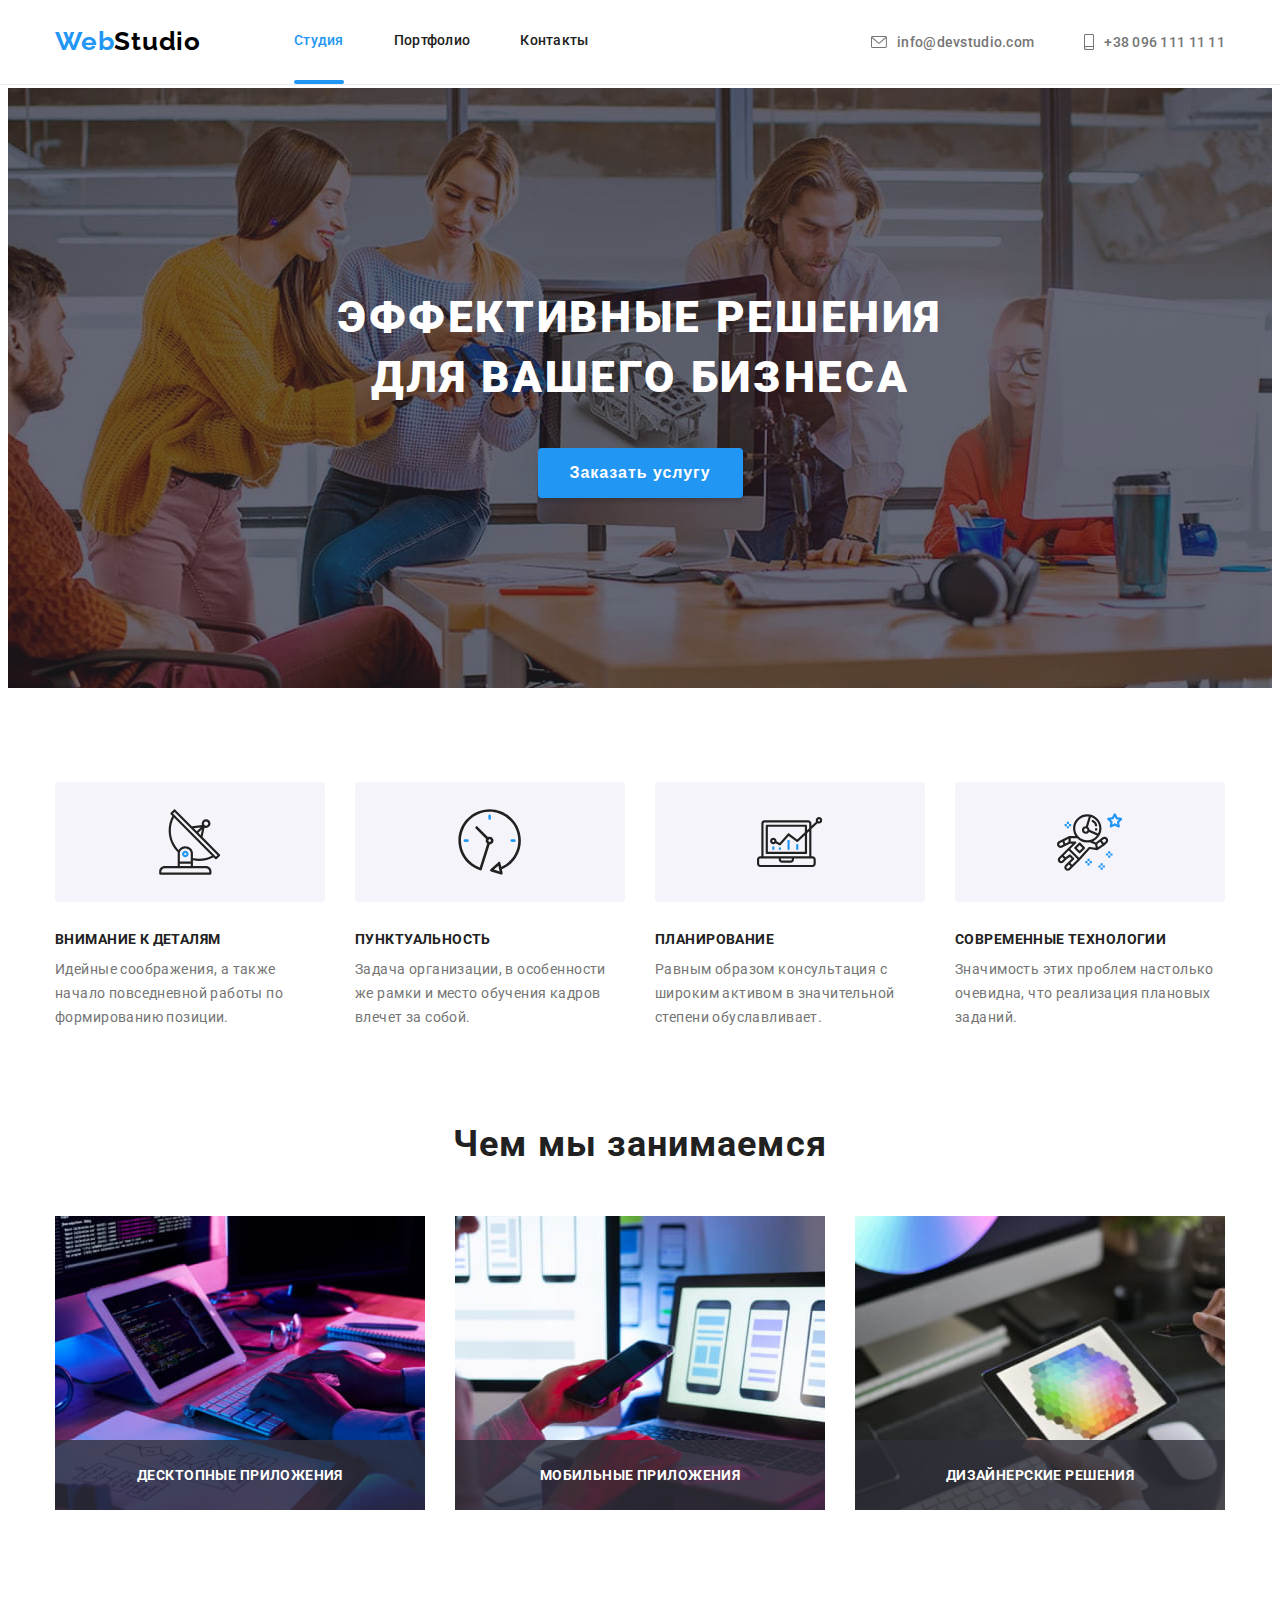
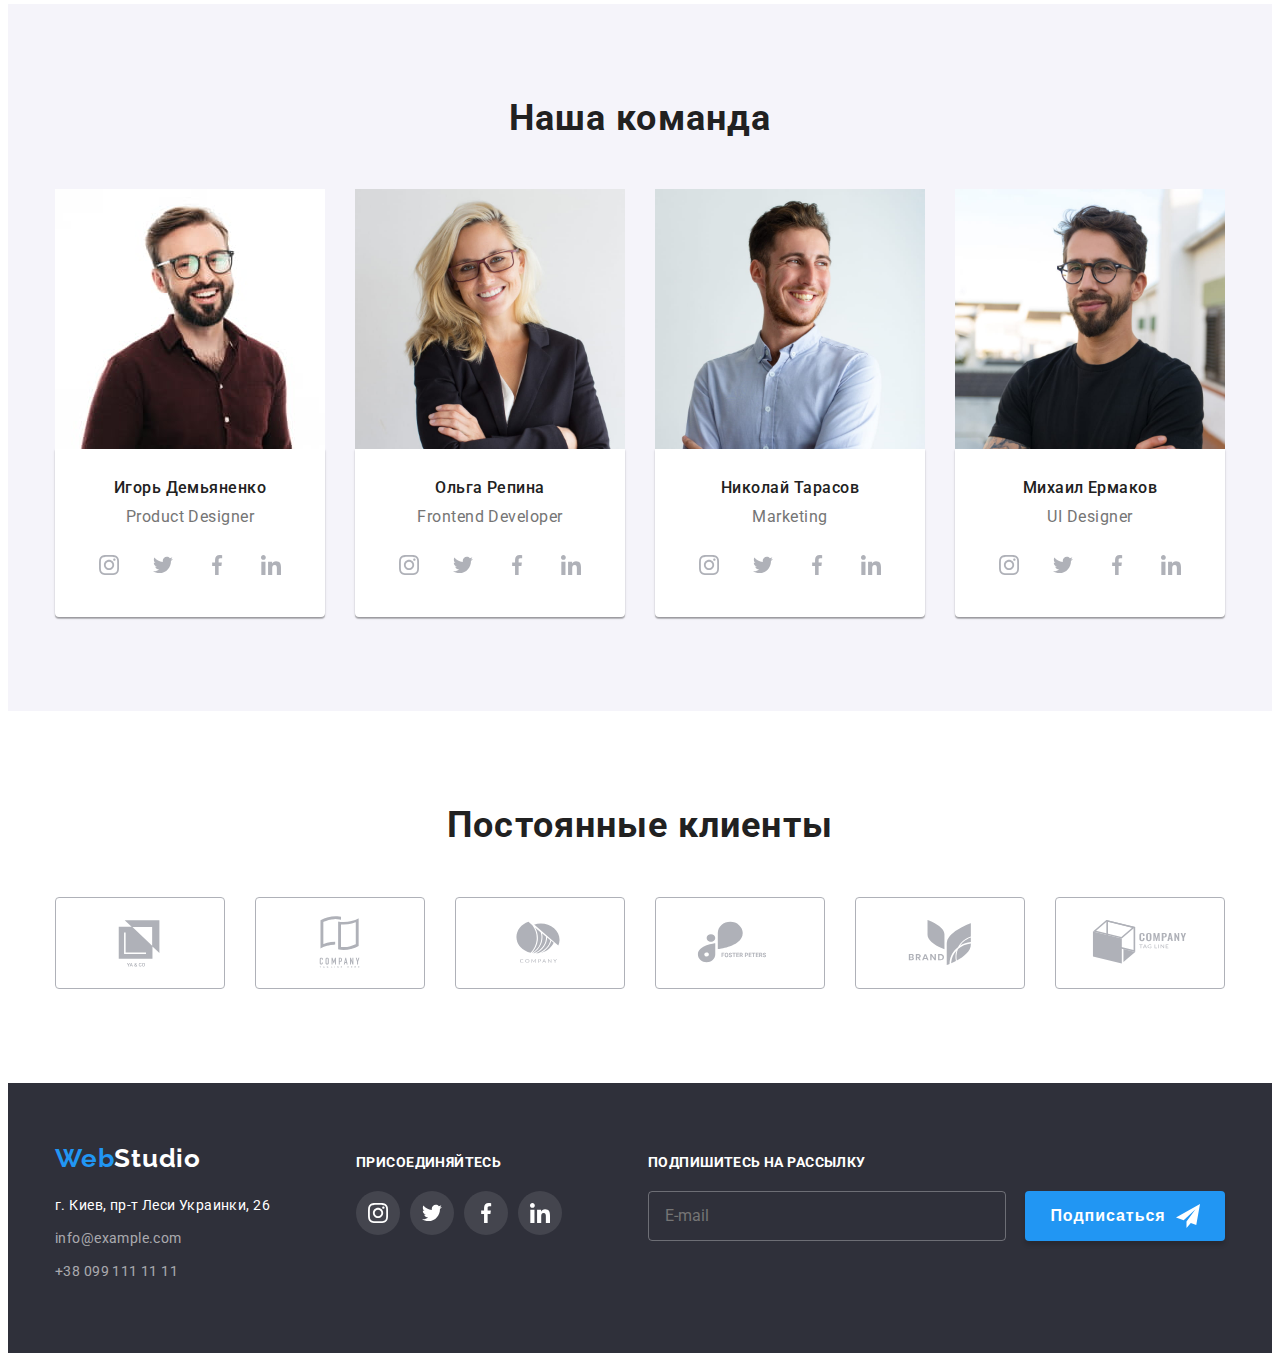
<file: index.html>
<!DOCTYPE html>
<html lang="ru">
  <head>
    <meta charset="UTF-8" />
    <meta name="viewport" content="width=device-width, initial-scale=1.0" />
    <title>WebStudio</title>

    <link
      rel="stylesheet"
      href="https://cdnjs.cloudflare.com/ajax/libs/modern-normalize/1.0.0/modern-normalize.min.css"
      integrity="sha512-ISS7cAi1PEhQ8jnbJpJZMd29NlhNj4AWYyLOSp2CE/CsHxTCu+r+t0D2yoJudVrd0/8fTVPUVDzY5Tvli75u/g=="
      crossorigin="anonymous"
    />

    <link rel="preconnect" href="https://fonts.gstatic.com" />
    <link
      href="https://fonts.googleapis.com/css2?family=Raleway:wght@700&family=Roboto:wght@400;500;700;900&display=swap"
      rel="stylesheet"
    />
    <link rel="stylesheet" href="./css/style.css" />
  </head>

  <body>
    <!--Шапка сайта-->
    <header class="header">
      <div class="container">
        <a href="./index.html" class="logo link"
          ><span class="logo web">Web</span>Studio</a
        >

        <nav>
          <ul class="site-nav list">
            <li class="item active-menu">
              <a class="link" href="">Студия</a>
            </li>
            <li class="item">
              <a class="link" href="./portfolio.html">Портфолио</a>
            </li>

            <li class="item"><a class="link" href="">Контакты</a></li>
          </ul>
        </nav>

        <ul class="contact list">
          <li class="item">
            <a class="link icon-envelope" href="mailto:info@devstudio.com">
              <svg class="icon">
                <use href="./images/icons.svg#icon-envelope"></use>
              </svg>
              info@devstudio.com</a
            >
          </li>
          <li class="item">
            <a class="link icon-phone" href="tel:+380961111111">
              <svg class="icon">
                <use href="./images/icons.svg#icon-smartphone"></use>
              </svg>
              +38 096 111 11 11</a
            >
          </li>
        </ul>
      </div>
    </header>

    <main>
      <!--Герой-->
      <section class="hero">
        <div class="container">
          <h1 class="hero-title">Эффективные решения для вашего бизнеса</h1>

          <button class="button" type="button" data-modal-open>
            Заказать услугу
          </button>
        </div>
      </section>

      <section class="features">
        <div class="container">
          <h2 class="visually-hidden">Наши преимущества</h2>
          <ul class="list">
            <li class="item">
              <div class="icon-antenna">
                <svg class="icon">
                  <use href="./images/icons.svg#icon-antenna"></use>
                </svg>
              </div>

              <h3 class="title">Внимание к деталям</h3>
              <p>
                Идейные соображения, а также начало повседневной работы по
                формированию позиции.
              </p>
            </li>
            <li class="item">
              <div class="icon-antenna">
                <svg class="icon">
                  <use href="./images/icons.svg#icon-clock"></use>
                </svg>
              </div>
              <h3 class="title">Пунктуальность</h3>
              <p>
                Задача организации, в особенности же рамки и место обучения
                кадров влечет за собой.
              </p>
            </li>
            <li class="item">
              <div class="icon-antenna">
                <svg class="icon">
                  <use href="./images/icons.svg#icon-diagram"></use>
                </svg>
              </div>
              <h3 class="title">Планирование</h3>
              <p>
                Равным образом консультация с широким активом в значительной
                степени обуславливает.
              </p>
            </li>
            <li class="item">
              <div class="icon-antenna">
                <svg class="icon">
                  <use href="./images/icons.svg#icon-astronaut"></use>
                </svg>
              </div>
              <h3 class="title">Современные технологии</h3>
              <p>
                Значимость этих проблем настолько очевидна, что реализация
                плановых заданий.
              </p>
            </li>
          </ul>
        </div>
      </section>

      <section class="occupation">
        <div class="container">
          <h2 class="title">Чем мы занимаемся</h2>

          <ul class="list occupation-list">
            <li class="occupation-item">
              <img src="./images/box-1.jpg" alt="" width="370" />
              <p>Десктопные приложения</p>
            </li>
            <li class="occupation-item">
              <img src="./images/box-2.jpg" alt="" width="370" />
              <p>Мобильные приложения</p>
            </li>
            <li class="occupation-item">
              <img src="./images/box-3.jpg" alt="" width="370" />
              <p>Дизайнерские решения</p>
            </li>
          </ul>
        </div>
      </section>

      <section class="team">
        <div class="container">
          <h2 class="title">Наша команда</h2>
          <ul class="list">
            <li class="item">
              <img
                src="./images/team/img-1.jpg"
                alt=""
                width="270"
                height="260"
              />
              <div class="card">
                <h3 class="title">Игорь Демьяненко</h3>
                <p lang="en">Product Designer</p>

                <ul class="list social-icons">
                  <li class="social-icons-item">
                    <a
                      href=""
                      class="social-icons-link"
                      rel="noopener noreferrer"
                    >
                      <svg class="icon">
                        <use href="./images/icons.svg#icon-instagram"></use>
                      </svg>
                    </a>
                  </li>
                  <li class="social-icons-item">
                    <a
                      href=""
                      class="social-icons-link"
                      rel="noopener noreferrer"
                    >
                      <svg class="icon">
                        <use href="./images/icons.svg#icon-twitter"></use>
                      </svg>
                    </a>
                  </li>
                  <li class="social-icons-item">
                    <a
                      href=""
                      class="social-icons-link"
                      rel="noopener noreferrer"
                    >
                      <svg class="icon">
                        <use href="./images/icons.svg#icon-facebook"></use>
                      </svg>
                    </a>
                  </li>
                  <li class="social-icons-item">
                    <a
                      href=""
                      class="social-icons-link"
                      rel="noopener noreferrer"
                    >
                      <svg class="icon">
                        <use href="./images/icons.svg#icon-linkedin"></use>
                      </svg>
                    </a>
                  </li>
                </ul>
              </div>
            </li>

            <li class="item">
              <img
                src="./images/team/img-2.jpg"
                alt=""
                width="270"
                height="260"
              />
              <div class="card">
                <h3 class="title">Ольга Репина</h3>
                <p lang="en">Frontend Developer</p>
                <ul class="list social-icons">
                  <li class="social-icons-item">
                    <a
                      href=""
                      class="social-icons-link"
                      rel="noopener noreferrer"
                    >
                      <svg class="icon">
                        <use href="./images/icons.svg#icon-instagram"></use>
                      </svg>
                    </a>
                  </li>
                  <li class="social-icons-item">
                    <a
                      href=""
                      class="social-icons-link"
                      rel="noopener noreferrer"
                    >
                      <svg class="icon">
                        <use href="./images/icons.svg#icon-twitter"></use>
                      </svg>
                    </a>
                  </li>
                  <li class="social-icons-item">
                    <a
                      href=""
                      class="social-icons-link"
                      rel="noopener noreferrer"
                    >
                      <svg class="icon">
                        <use href="./images/icons.svg#icon-facebook"></use>
                      </svg>
                    </a>
                  </li>
                  <li class="social-icons-item">
                    <a
                      href=""
                      class="social-icons-link"
                      rel="noopener noreferrer"
                    >
                      <svg class="icon">
                        <use href="./images/icons.svg#icon-linkedin"></use>
                      </svg>
                    </a>
                  </li>
                </ul>
              </div>
            </li>
            <li class="item">
              <img
                src="./images/team/img-3.jpg"
                alt=""
                width="270"
                height="260"
              />
              <div class="card">
                <h3 class="title">Николай Тарасов</h3>
                <p lang="en">Marketing</p>
                <ul class="list social-icons">
                  <li class="social-icons-item">
                    <a
                      href=""
                      class="social-icons-link"
                      rel="noopener noreferrer"
                    >
                      <svg class="icon">
                        <use href="./images/icons.svg#icon-instagram"></use>
                      </svg>
                    </a>
                  </li>
                  <li class="social-icons-item">
                    <a
                      href=""
                      class="social-icons-link"
                      rel="noopener noreferrer"
                    >
                      <svg class="icon">
                        <use href="./images/icons.svg#icon-twitter"></use>
                      </svg>
                    </a>
                  </li>
                  <li class="social-icons-item">
                    <a
                      href=""
                      class="social-icons-link"
                      rel="noopener noreferrer"
                    >
                      <svg class="icon">
                        <use href="./images/icons.svg#icon-facebook"></use>
                      </svg>
                    </a>
                  </li>
                  <li class="social-icons-item">
                    <a
                      href=""
                      class="social-icons-link"
                      rel="noopener noreferrer"
                    >
                      <svg class="icon">
                        <use href="./images/icons.svg#icon-linkedin"></use>
                      </svg>
                    </a>
                  </li>
                </ul>
              </div>
            </li>

            <li class="item">
              <img
                src="./images/team/img-4.jpg"
                alt=""
                width="270"
                height="260"
              />
              <div class="card">
                <h3 class="title">Михаил Ермаков</h3>
                <p lang="en">UI Designer</p>
                <ul class="list social-icons">
                  <li class="social-icons-item">
                    <a
                      href=""
                      class="social-icons-link"
                      rel="noopener noreferrer"
                    >
                      <svg class="icon">
                        <use href="./images/icons.svg#icon-instagram"></use>
                      </svg>
                    </a>
                  </li>
                  <li class="social-icons-item">
                    <a
                      href=""
                      class="social-icons-link"
                      rel="noopener noreferrer"
                    >
                      <svg class="icon">
                        <use href="./images/icons.svg#icon-twitter"></use>
                      </svg>
                    </a>
                  </li>
                  <li class="social-icons-item">
                    <a
                      href=""
                      class="social-icons-link"
                      rel="noopener noreferrer"
                    >
                      <svg class="icon">
                        <use href="./images/icons.svg#icon-facebook"></use>
                      </svg>
                    </a>
                  </li>
                  <li class="social-icons-item">
                    <a
                      href=""
                      class="social-icons-link"
                      rel="noopener noreferrer"
                    >
                      <svg class="icon">
                        <use href="./images/icons.svg#icon-linkedin"></use>
                      </svg>
                    </a>
                  </li>
                </ul>
              </div>
            </li>
          </ul>
        </div>
      </section>

      <section class="clients">
        <div class="container">
          <h3 class="title">Постоянные клиенты</h3>
          <ul class="list clients-logo">
            <li class="clients-logo-item">
              <a
                href=""
                class="clients-logo-link"
                target="_blank"
                rel="noopener noreferrer"
              >
                <svg class="icon-clients">
                  <use class="icon" href="./images/icons.svg#icon-logo-1"></use>
                </svg>
              </a>
            </li>
            <li class="clients-logo-item">
              <a
                href=""
                class="clients-logo-link"
                target="_blank"
                rel="noopener noreferrer"
              >
                <svg class="icon-clients">
                  <use class="icon" href="./images/icons.svg#icon-logo-2"></use>
                </svg>
              </a>
            </li>
            <li class="clients-logo-item">
              <a
                href=""
                class="clients-logo-link"
                target="_blank"
                rel="noopener noreferrer"
              >
                <svg class="icon-clients">
                  <use class="icon" href="./images/icons.svg#icon-logo-3"></use>
                </svg>
              </a>
            </li>
            <li class="clients-logo-item">
              <a
                href=""
                class="clients-logo-link"
                target="_blank"
                rel="noopener noreferrer"
              >
                <svg class="icon-clients">
                  <use class="icon" href="./images/icons.svg#icon-logo-4"></use>
                </svg>
              </a>
            </li>
            <li class="clients-logo-item">
              <a
                href=""
                class="clients-logo-link"
                target="_blank"
                rel="noopener noreferrer"
              >
                <svg class="icon-clients">
                  <use class="icon" href="./images/icons.svg#icon-logo-5"></use>
                </svg>
              </a>
            </li>
            <li class="clients-logo-item">
              <a
                href=""
                class="clients-logo-link"
                target="_blank"
                rel="noopener noreferrer"
              >
                <svg class="icon-clients">
                  <use class="icon" href="./images/icons.svg#icon-logo-6"></use>
                </svg>
              </a>
            </li>
          </ul>
        </div>
      </section>
    </main>

    <footer class="footer">
      <div class="container">
        <div class="contacts-footer">
          <div class="logo-margin">
            <a href="./index.html" class="logo link logo-white">
              <span class="logo web link">Web</span>Studio</a
            >
          </div>
          <address class="address">
            <ul class="list-footer">
              <li class="white-address">г. Киев, пр-т Леси Украинки, 26</li>
              <li class="item">
                <a class="link" href="mailto:info@example.com"
                  >info@example.com</a
                >
              </li>
              <li class="item">
                <a class="link" href="tel:+380991111111">+38 099 111 11 11</a>
              </li>
            </ul>
          </address>
        </div>
        <div class="join-social">
          <h3 class="title">Присоединяйтесь</h3>
          <ul class="list social-icons">
            <li class="social-icons-item">
              <a
                href=""
                class="social-icons-link icon-bg-color"
                target="_blank"
                rel="noopener noreferrer"
              >
                <svg class="icon-footer">
                  <use href="./images/icons.svg#icon-instagram"></use>
                </svg>
              </a>
            </li>
            <li class="social-icons-item">
              <a
                href=""
                class="social-icons-link icon-bg-color"
                target="_blank"
                rel="noopener noreferrer"
              >
                <svg class="icon-footer">
                  <use href="./images/icons.svg#icon-twitter"></use>
                </svg>
              </a>
            </li>
            <li class="social-icons-item">
              <a
                href=""
                class="social-icons-link icon-bg-color"
                target="_blank"
                rel="noopener noreferrer"
              >
                <svg class="icon-footer">
                  <use href="./images/icons.svg#icon-facebook"></use>
                </svg>
              </a>
            </li>
            <li class="social-icons-item">
              <a
                href=""
                class="social-icons-link icon-bg-color"
                target="_blank"
                rel="noopener noreferrer"
              >
                <svg class="icon-footer">
                  <use href="./images/icons.svg#icon-linkedin"></use>
                </svg>
              </a>
            </li>
          </ul>
        </div>
        <div class="subscription">
          <h3 class="title">Подпишитесь на рассылку</h3>

          <form>
            <label>
              <input name="email" placeholder="E-mail" />
            </label>

            <button type="submit">
              Подписаться
              <svg class="icon-send">
                <use href="./images/icons.svg#icon-send"></use>
              </svg>
            </button>
          </form>
        </div>
      </div>
    </footer>

    <div class="backdrop is-hidden" data-modal>
      <div class="modal">
        <h2 class="title modal-title">
          Оставьте свои данные, мы вам перезвоним
        </h2>
        <form class="form">
          <div class="form-field">
            <label for="user-name" class="form-label">Имя</label>
            <div class="input-with-icon">
              <input
                type="text"
                class="form-input"
                name="user-name"
                id="user-name"
                required
              />
              <svg class="form-icon" width="18" height="18">
                <use href="./images/icons.svg#icon-person"></use>
              </svg>
            </div>
          </div>

          <div class="form-field">
            <label for="user-tel" class="form-label">Телефон</label>
            <div class="input-with-icon">
              <input
                type="tel"
                class="form-input"
                name="user-tel"
                id="user-tel"
                required
              />
              <svg class="form-icon" width="18" height="18">
                <use href="./images/icons.svg#icon-phone-form"></use>
              </svg>
            </div>
          </div>

          <div class="form-field">
            <label for="user-mail" class="form-label">Имя</label>
            <div class="input-with-icon">
              <input
                type="email"
                class="form-input"
                name="user-mail"
                id="user-mail"
                required
              />
              <svg class="form-icon" width="18" height="18">
                <use href="./images/icons.svg#icon-person"></use>
              </svg>
            </div>
          </div>

          <div class="form-field">
            <label for="user-comment" class="form-label">Комментарий</label>
            <textarea
              class="form-input comment"
              name="comment"
              id="user-comment"
              cols="30"
              rows="6"
              placeholder="Введите текст"
            ></textarea>
          </div>

          <div class="form-field form-checkbox">
            <label class="checkbox-label" for="checkbox">
              <input
                class="checkbox visually-hidden"
                type="checkbox"
                name="check-agreement"
                id="checkbox"
              />
              <svg class="check-icon" width="16" height="15">
                <use href="./images/icons.svg#icon-check"></use>
              </svg>
              <span class="chekbox-text"
                >Соглашаюсь с рассылкой и принимаю
                <a class="checkbox-link link" href="">Условия Договора</a>
              </span>
            </label>
          </div>
        </form>

        <button class="button btn-modal" type="submit">Отправить</button>

        <button class="modal-close" type="button" data-modal-close>
          <svg class="icon-close">
            <use href="./images/icons.svg#icon-close"></use>
          </svg>
        </button>
      </div>
    </div>

    <script src="./js/modal.js"></script>
  </body>
</html>
</file>
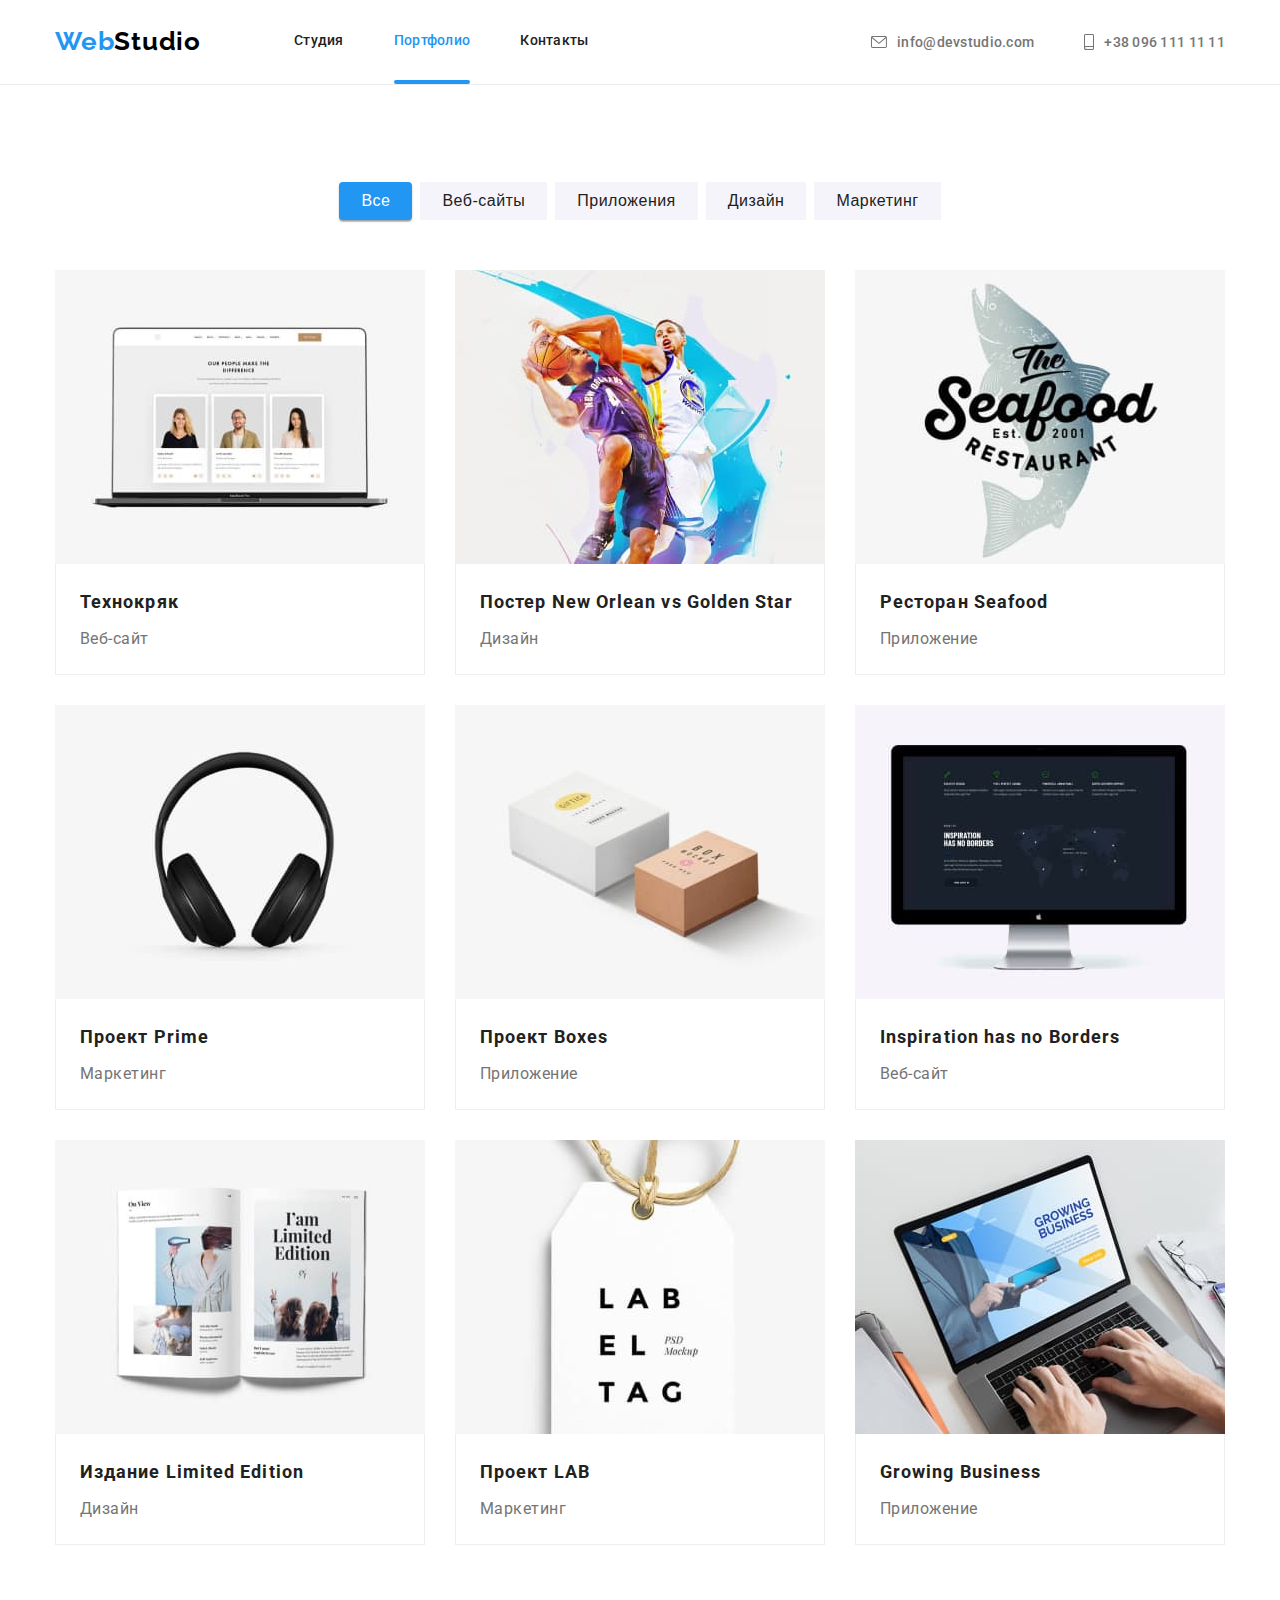
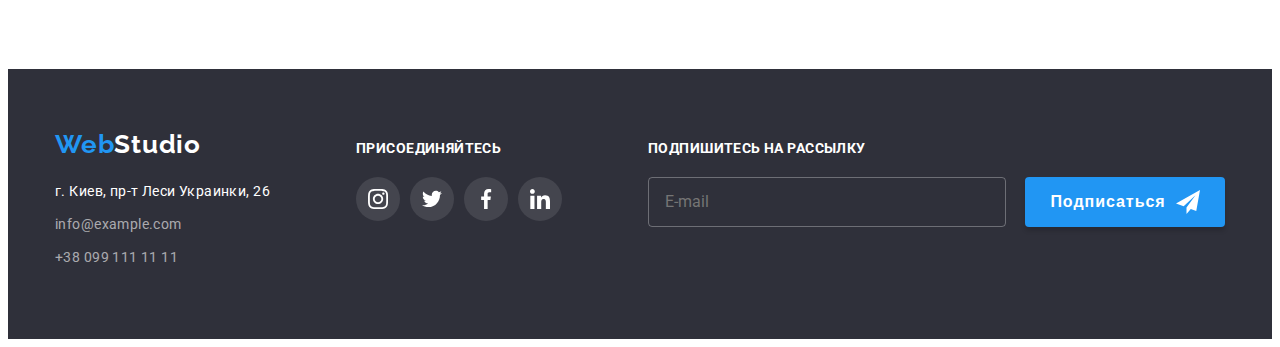
<file: portfolio.html>
<!DOCTYPE html>
<html lang="ru">
  <head>
    <meta charset="UTF-8" />
    <meta name="viewport" content="width=device-width, initial-scale=1.0" />

    <title>Portfolio</title>

    <link rel="preconnect" href="https://fonts.gstatic.com" />
    <link
      href="https://fonts.googleapis.com/css2?family=Raleway:wght@700&family=Roboto:wght@400;500;700;900&display=swap"
      rel="stylesheet"
    />
    <link rel="stylesheet" href="./css/style.css" />
  </head>

  <body>
    <!--Шапка сайта-->
    <header class="header">
      <div class="container">
        <a href="./index.html" class="logo link"
          ><span class="logo web">Web</span>Studio</a
        >
        <nav>
          <ul class="site-nav list">
            <li class="item">
              <a class="link" href="./index.html">Студия</a>
            </li>
            <li class="item active-menu">
              <a class="link" href="./portfolio.html">Портфолио</a>
            </li>

            <li class="item"><a class="link" href="">Контакты</a></li>
          </ul>
        </nav>

        <ul class="contact list">
          <li class="item">
            <a class="link icon-envelope" href="mailto:info@devstudio.com">
              <svg class="icon">
                <use href="./images/icons.svg#icon-envelope"></use>
              </svg>
              info@devstudio.com</a
            >
          </li>
          <li class="item">
            <a class="link icon-phone" href="tel:+380961111111">
              <svg class="icon">
                <use href="./images/icons.svg#icon-smartphone"></use>
              </svg>
              +38 096 111 11 11</a
            >
          </li>
        </ul>
      </div>
    </header>

    <main>
      <section class="portfolio">
        <div class="container">
          <h1 class="visually-hidden">Наши работы</h1>
          <ul class="nav-list list">
            <li class="item">
              <button class="button-filter active-button" type="button">
                Все
              </button>
            </li>
            <li class="item">
              <button class="button-filter" type="button">Веб-сайты</button>
            </li>
            <li class="item">
              <button class="button-filter" type="button">Приложения</button>
            </li>
            <li class="item">
              <button class="button-filter" type="button">Дизайн</button>
            </li>
            <li class="item">
              <button class="button-filter" type="button">Маркетинг</button>
            </li>
          </ul>

          <ul class="portfolio-list list">
            <li class="portfolio-item">
              <a class="link portfolio-link" href="">
                <div class="overflow">
                  <img src="./images/portfolio/img-1.jpg" alt="" width="370" />
                  <div class="overlay">
                    Технокряк это современная площадка распространения
                    коронавируса. Компании используют эту платформу для
                    цифрового шпионажа и атак на защищённые сервера конкурентов.
                  </div>
                </div>
                <div class="card">
                  <h2 class="title">Технокряк</h2>
                  <p>Веб-сайт</p>
                </div>
              </a>
            </li>

            <li class="portfolio-item">
              <a class="link portfolio-link" href="">
                <div class="overflow">
                  <img src="./images/portfolio/img-2.jpg" alt="" width="370" />
                  <div class="overlay">
                    Технокряк это современная площадка распространения
                    коронавируса. Компании используют эту платформу для
                    цифрового шпионажа и атак на защищённые сервера конкурентов.
                  </div>
                </div>
                <div class="card">
                  <h2 class="title">Постер New Orlean vs Golden Star</h2>
                  <p>Дизайн</p>
                </div>
              </a>
            </li>

            <li class="portfolio-item">
              <a class="link portfolio-link" href="">
                <div class="overflow">
                  <img src="./images/portfolio/img-3.jpg" alt="" width="370" />
                  <div class="overlay">
                    Технокряк это современная площадка распространения
                    коронавируса. Компании используют эту платформу для
                    цифрового шпионажа и атак на защищённые сервера конкурентов.
                  </div>
                </div>
                <div class="card">
                  <h2 class="title">Ресторан Seafood</h2>
                  <p>Приложение</p>
                </div>
              </a>
            </li>

            <li class="portfolio-item">
              <a class="link portfolio-link" href="">
                <div class="overflow">
                  <img src="./images/portfolio/img-4.jpg" alt="" width="370" />
                  <div class="overlay">
                    Технокряк это современная площадка распространения
                    коронавируса. Компании используют эту платформу для
                    цифрового шпионажа и атак на защищённые сервера конкурентов.
                  </div>
                </div>
                <div class="card">
                  <h2 class="title">Проект Prime</h2>
                  <p>Маркетинг</p>
                </div>
              </a>
            </li>

            <li class="portfolio-item">
              <a class="link portfolio-link" href="">
                <div class="overflow">
                  <img src="./images/portfolio/img-5.jpg" alt="" width="370" />
                  <div class="overlay">
                    Технокряк это современная площадка распространения
                    коронавируса. Компании используют эту платформу для
                    цифрового шпионажа и атак на защищённые сервера конкурентов.
                  </div>
                </div>
                <div class="card">
                  <h2 class="title">Проект Boxes</h2>
                  <p>Приложение</p>
                </div>
              </a>
            </li>

            <li class="portfolio-item">
              <a class="link portfolio-link" href="">
                <div class="overflow">
                  <img src="./images/portfolio/img-6.jpg" alt="" width="370" />
                  <div class="overlay">
                    Технокряк это современная площадка распространения
                    коронавируса. Компании используют эту платформу для
                    цифрового шпионажа и атак на защищённые сервера конкурентов.
                  </div>
                </div>
                <div class="card">
                  <h2 class="title">Inspiration has no Borders</h2>
                  <p>Веб-сайт</p>
                </div>
              </a>
            </li>

            <li class="portfolio-item">
              <a class="link portfolio-link" href="">
                <div class="overflow">
                  <img src="./images/portfolio/img-7.jpg" alt="" width="370" />
                  <div class="overlay">
                    Технокряк это современная площадка распространения
                    коронавируса. Компании используют эту платформу для
                    цифрового шпионажа и атак на защищённые сервера конкурентов.
                  </div>
                </div>
                <div class="card">
                  <h2 class="title">Издание Limited Edition</h2>
                  <p>Дизайн</p>
                </div>
              </a>
            </li>

            <li class="portfolio-item">
              <a class="link portfolio-link" href="">
                <div class="overflow">
                  <img src="./images/portfolio/img-8.jpg" alt="" width="370" />
                  <div class="overlay">
                    Технокряк это современная площадка распространения
                    коронавируса. Компании используют эту платформу для
                    цифрового шпионажа и атак на защищённые сервера конкурентов.
                  </div>
                </div>
                <div class="card">
                  <h2 class="title">Проект LAB</h2>
                  <p>Маркетинг</p>
                </div>
              </a>
            </li>
            <li class="portfolio-item">
              <a class="link portfolio-link" href="">
                <div class="overflow">
                  <img src="./images/portfolio/img-9.jpg" alt="" width="370" />
                  <div class="overlay">
                    Технокряк это современная площадка распространения
                    коронавируса. Компании используют эту платформу для
                    цифрового шпионажа и атак на защищённые сервера конкурентов.
                  </div>
                </div>
                <div class="card">
                  <h2 class="title">Growing Business</h2>
                  <p>Приложение</p>
                </div>
              </a>
            </li>
          </ul>
        </div>
      </section>
    </main>
    <footer class="footer">
      <div class="container">
        <div class="contacts-footer">
          <div class="logo-margin">
            <a href="./index.html" class="logo link logo-white">
              <span class="logo web link">Web</span>Studio</a
            >
          </div>
          <address class="address">
            <ul class="list-footer">
              <li class="white-address">г. Киев, пр-т Леси Украинки, 26</li>
              <li class="item">
                <a class="link" href="mailto:info@example.com"
                  >info@example.com</a
                >
              </li>
              <li class="item">
                <a class="link" href="tel:+380991111111">+38 099 111 11 11</a>
              </li>
            </ul>
          </address>
        </div>
        <div class="join-social">
          <h3 class="title">Присоединяйтесь</h3>
          <ul class="list social-icons">
            <li class="social-icons-item">
              <a
                href=""
                class="social-icons-link icon-bg-color"
                target="_blank"
                rel="noopener noreferrer"
              >
                <svg class="icon-footer">
                  <use href="./images/icons.svg#icon-instagram"></use>
                </svg>
              </a>
            </li>
            <li class="social-icons-item">
              <a
                href=""
                class="social-icons-link icon-bg-color"
                target="_blank"
                rel="noopener noreferrer"
              >
                <svg class="icon-footer">
                  <use href="./images/icons.svg#icon-twitter"></use>
                </svg>
              </a>
            </li>
            <li class="social-icons-item">
              <a
                href=""
                class="social-icons-link icon-bg-color"
                target="_blank"
                rel="noopener noreferrer"
              >
                <svg class="icon-footer">
                  <use href="./images/icons.svg#icon-facebook"></use>
                </svg>
              </a>
            </li>
            <li class="social-icons-item">
              <a
                href=""
                class="social-icons-link icon-bg-color"
                target="_blank"
                rel="noopener noreferrer"
              >
                <svg class="icon-footer">
                  <use href="./images/icons.svg#icon-linkedin"></use>
                </svg>
              </a>
            </li>
          </ul>
        </div>
        <div class="subscription">
          <h3 class="title">Подпишитесь на рассылку</h3>

          <form>
            <label>
              <input type="email" name="email" placeholder="E-mail" />
            </label>

            <button type="submit">
              Подписаться
              <svg class="icon-send">
                <use href="./images/icons.svg#icon-send"></use>
              </svg>
            </button>
          </form>
        </div>
      </div>
    </footer>
  </body>
</html>
</file>
<file: css/style.css>
/*
Prymary color - #757575
secondary color - #212121
accent color - #2196F3

Fonts:
Raleway bold
roboto bold, black, regular, medium
*/

html {
  box-sizing: border-box;
}

*,
*::after,
*::before {
  box-sizing: inherit;
}

:root {
  --prymary-color: #757575;
  --secondary-color: #212121;
  --accent-color: #2196f3;
  --dark-bg-color: #2f303a;
  --section-bg-color: #f5f4fa;
  --logo-header: #000000;
  --logo-footer-and-active-link-button: #ffffff;
  --icon-color: #afb1b8;
  --icon-color-hover: #ffffff;
  --time-drn: 250ms;
  --time-trans-fcn: cubic-bezier(0.4, 0, 0.2, 1);
}

body {
  color: var(--prymary-color);
  font-family: "Roboto", sans-serif;
  font-style: normal;
  font-weight: 400;
  padding-top: 80px;
}

img {
  display: block;
  max-width: 100%;
  height: auto;
}

.title {
  color: var(--secondary-color);
  margin: 0;
  padding: 0;
}

.list {
  list-style-type: none;
  padding: 0;
  margin: 0;
  font-size: 0px;
}

.link {
  text-decoration: none;
  color: inherit;
}

.visually-hidden {
  position: absolute !important;
  clip: rect(1px 1px 1px 1px);
  clip: rect(1px, 1px, 1px, 1px);
  padding: 0 !important;
  border: 0 !important;
  height: 1px !important;
  width: 1px !important;
  overflow: hidden;
}

button {
  border: none;
  cursor: pointer;
}

.container {
  display: block;
  width: 1200px;
  margin-left: 215px;
  margin-right: 215px;
  margin-right: auto;
  margin-left: auto;
  padding-left: 15px;
  padding-right: 15px;
}

section {
  padding-top: 94px;
  padding-bottom: 94px;
}

/* ------ШАПКА САЙТА------ */
.header .container {
  display: flex;
  align-items: center;
}

.header {
  position: fixed;
  width: 100%;
  min-height: 80px;
  border-bottom: 1px solid #ececec;
  top: 0px;
  left: 0px;
  background-color: #ffffff;
  z-index: 5;
}
.header a {
  display: inline-block;
  padding-top: 24px;
  padding-bottom: 25px;
}

.logo {
  font-family: "Raleway", sans-serif;
  font-size: 26px;
  font-weight: 700;
  line-height: 1.2;
  letter-spacing: 0.03em;
  color: var(--logo-header);

  transition: color var(--time-drn) var(--time-trans-fcn);
}

.web {
  color: var(--accent-color);
}

.site-nav {
  display: flex;
  margin-left: 93px;

  font-weight: 500;
  font-size: 14px;
  line-height: 1.15;
  letter-spacing: 0.02em;

  color: var(--secondary-color);
}

.site-nav .link {
  display: block;
  padding-top: 32px;
  padding-bottom: 32px;

  transition: color var(--time-drn) var(--time-trans-fcn);
}

.site-nav .item {
  margin-right: 50px;
}

.site-nav .item:last-child {
  margin-right: 0px;
}

.header .logo:hover,
.header .logo:focus {
  color: var(--accent-color);
}

.site-nav .link:hover,
.site-nav .link:focus {
  color: var(--accent-color);
}

.active-menu {
  color: var(--accent-color);
}

.active-menu::after {
  content: "";
  display: block;
  height: 4px;
  width: 100%;
  background-color: var(--accent-color);
  border-radius: 2px;
}

.contact {
  display: flex;
  margin-left: auto;
  font-weight: 500;
  font-size: 14px;
  line-height: 1.15;
  letter-spacing: 0.02em;
}

.contact .item + .item {
  margin-left: 50px;
}

.contact .link {
  display: flex;
  padding-top: 32px;
  padding-bottom: 32px;
  justify-content: center;
  align-items: center;
  transition: color var(--time-drn) var(--time-trans-fcn);
}

.icon-envelope .icon {
  height: 12px;
  width: 16px;
  margin-right: 10px;
  fill: var(--prymary-color);
}

.icon-phone .icon {
  height: 16px;
  width: 10px;
  margin-right: 10px;
  fill: var(--prymary-color);
}

.contact .link:hover,
.contact .link:focus,
.icon-envelope:hover .icon,
.icon-envelope:focus .icon,
.icon-phone:hover .icon,
.icon-phone:focus .icon {
  color: var(--accent-color);
  fill: var(--accent-color);
}
/* -----HERO------ */

.hero {
  background-color: var(--dark-bg-color);
  background-image: linear-gradient(
      to right,
      rgba(47, 48, 58, 0.4),
      rgba(47, 48, 58, 0.4)
    ),
    url(../images/hero.jpg);
  background-repeat: repeat;
  margin-left: auto;
  margin-right: auto;
  height: 600px;
  max-width: 1600px;
  background-position: center;
}

.hero {
  padding-top: 200px;
  padding-bottom: 200px;
}

.hero-title {
  display: block;
  margin-top: 0px;
  margin-bottom: 40px;
  margin-left: auto;
  margin-right: auto;

  font-weight: 900;
  font-size: 44px;
  line-height: 1.36;
  text-align: center;
  letter-spacing: 0.06em;
  text-transform: uppercase;
  max-width: 700px;

  color: var(--logo-footer-and-active-link-button);
}

.button {
  display: block;
  min-width: 200px;
  height: 50px;
  margin-right: auto;
  margin-left: auto;
  padding: 10px 32px;
  text-align: center;

  font-weight: 700;
  font-size: 16px;
  line-height: 1.87;
  letter-spacing: 0.06em;
  color: var(--logo-footer-and-active-link-button);
  border-color: var(--accent-color);
  background-color: var(--accent-color);
  box-shadow: 0px 4px 4px rgba(0, 0, 0, 0.15);
  border-radius: 4px;
}

.button:hover,
.button:focus {
  background-color: var(--accent-color);
  box-shadow: 0px 4px 4px rgba(0, 0, 0, 0.15);
}
/* -------MODAL_WINDOW------*/

.backdrop {
  position: fixed;
  width: 100%;
  height: 100%;
  top: 0px;
  left: 0px;
  background-color: rgba(0, 0, 0, 0.2);
  z-index: 6;
  opacity: 1;
  transition: opacity 500ms ease;
}

.backdrop.is-hidden {
  opacity: 0;
  pointer-events: none;
}

.is-hidden .modal {
  transform: translate(-200%, 0) scale(0.3);
}

.modal {
  padding: 40px;
  position: absolute;
  top: 50%;
  left: 50%;
  width: 528px;
  height: 581px;
  transform: translate(-50%, -50%) scale(1);
  transition: transform 500ms ease;

  background: #ffffff;
  box-shadow: 0px 1px 3px rgba(0, 0, 0, 0.12), 0px 1px 1px rgba(0, 0, 0, 0.14),
    0px 2px 1px rgba(0, 0, 0, 0.2);
  border-radius: 4px;
}

.modal-close {
  position: absolute;
  top: 8px;
  right: 8px;

  display: flex;
  align-items: center;
  justify-content: center;
  width: 30px;
  height: 30px;

  background: #ffffff;
  border: 1px solid rgba(0, 0, 0, 0.1);
  border-radius: 50%;
  padding: 0px;
}

.icon-close {
  width: 11px;
  height: 11px;
  transition: fill var(--time-drn) var(--time-trans-fcn);
}

.modal-close:hover .icon-close,
.modal-close:focus .icon-close {
  fill: var(--accent-color);
}

.modal-title {
  padding-bottom: 12px;
  font-family: Roboto;
  font-weight: bold;
  font-size: 20px;
  line-height: 23px;
  text-align: center;
  letter-spacing: 0.03em;

  color: var(--secondary-color);
}

.form {
  margin-bottom: 30px;
}

.form-field {
  font-family: Roboto;
  font-weight: normal;
  font-size: 12px;
  line-height: 1.16;
  letter-spacing: 0.01em;
  color: var(--prymary-color);
}
.input-with-icon {
  position: relative;
  margin-bottom: 10px;
}

.form-input {
  display: inline-block;
  width: 100%;
  outline: none;
  border: 1px solid rgba(33, 33, 33, 0.2);
  cursor: pointer;
  border-radius: 4px;
  padding-left: 45px;
  padding-right: 12px;
  padding-top: 11px;
  padding-bottom: 11px;
  transition: border var(--time-drn) var(--time-trans-fcn);
}

.form-label {
  display: block;
  margin-bottom: 4px;
}

.form-icon {
  position: absolute;
  left: 12px;
  top: 50%;
  transform: translatey(-50%);
  transition: fill var(--time-drn) var(--time-trans-fcn);
}

.form-input:hover,
.form-input:focus {
  border: 1px solid var(--accent-color);
}

.form-input:hover + .form-icon,
.form-input:focus + .form-icon {
  fill: var(--accent-color);
}

.comment {
  font-size: 14px;
  padding-top: 12px;
  padding-bottom: 12px;
  padding-left: 16px;
  padding-right: 16px;
  resize: none;
}

.comment::placeholder {
  font-family: Roboto;
  font-size: 14px;
  line-height: 16px;
  letter-spacing: 0.01em;
  color: rgba(117, 117, 117, 0.5);
}
.form-checkbox {
  margin-top: 20px;
  font-size: 14px;
  line-height: 1.71;
  letter-spacing: 0.03em;
}

.checkbox {
  position: absolute;
}
.checkbox-label {
  display: block;
  text-align: center;
}

.check-icon {
  display: inline-block;
  vertical-align: middle;
  border: 2px solid var(--secondary-color);
  border-radius: 2px;
  fill: transparent;
  margin-right: 7px;
}

.checkbox:checked + .check-icon {
  background-color: var(--accent-color);
  border: transparent;
  fill: white;
}

.checkbox-link {
  color: var(--accent-color);
  text-decoration: underline 1px;
}

.btn-modal {
  font-family: Roboto;
  font-weight: 700;
  font-size: 16px;
  line-height: 1.87;
  letter-spacing: 0.06em;
  transition: background var(--time-drn) var(--time-trans-fcn);
}

.btn-modal:hover,
.btn-modal:focus {
  background: #188ce8;
}

/* -------FEATURES------*/

.features {
  display: flex;
}

.features .item {
  display: inline-block;
  width: 270px;
}

.features .item {
  margin-right: 30px;
}
.features .list .item:last-child {
  margin-right: 0px;
}

.icon-antenna {
  display: flex;
  align-items: center;
  justify-content: center;
  height: 120px;
  background-color: var(--section-bg-color);
  margin-bottom: 30px;
  border-radius: 4px;
}

.icon-antenna .icon {
  width: 65.32px;
  height: 70px;
}

.features h3 {
  font-weight: 700;
  font-size: 14px;
  line-height: 1.14;
  letter-spacing: 0.03em;
  text-transform: uppercase;
  margin-bottom: 10px;
  width: 270px;
}

.features p {
  font-size: 14px;
  line-height: 1.71;
  letter-spacing: 0.03em;
  padding: 0;
  margin: 0;
}

/*-------OCCUPATUON--------*/

.occupation {
  display: flex;
  padding-top: 0px;
}

.occupation-item {
  display: inline-block;
  position: relative;
}

.occupation-item + .occupation-item {
  margin-left: 30px;
}

.occupation .title {
  font-size: 36px;
  font-weight: 700;
  line-height: 1.16;
  letter-spacing: 0.03em;
  text-align: center;
  margin-bottom: 50px;
}

.occupation-item p {
  display: flex;
  position: absolute;
  justify-content: center;
  text-align: center;
  color: var(--logo-footer-and-active-link-button);
  bottom: 0px;
  margin-top: 27px;
  margin-bottom: 27px;
  text-transform: uppercase;
  z-index: 2;
  width: 100%;

  font-size: 14px;
  font-weight: 700;
  line-height: 16px;
  letter-spacing: 0.03em;
}
.occupation-list {
  position: relative;
}
.occupation-item::after {
  content: "";
  position: absolute;
  display: flex;
  width: 100%;
  height: 70px;
  background-color: rgba(47, 48, 58, 0.8);
  bottom: 0px;
}
/*-------TEAM-------*/

.team {
  display: flex;
  background-color: var(--section-bg-color);
}

.team .item {
  display: inline-block;
}

.team .item + .item {
  margin-left: 30px;
}

.team h2 {
  font-size: 36px;
  font-style: normal;
  font-weight: 700;
  line-height: 1.16;
  letter-spacing: 0.03em;
  text-align: center;
  margin-bottom: 50px;
}

.team h3 {
  font-size: 16px;
  font-weight: 500;
  line-height: 1.18;
  letter-spacing: 0.03em;
  margin-bottom: 10px;
}

.team .list .card {
  padding-top: 30px;
  padding-bottom: 30px;
  padding-left: 32px;
  padding-right: 32px;
  text-align: center;
  max-width: 270px;

  background: var(--logo-footer-and-active-link-button);
  box-shadow: 0px 1px 3px rgba(0, 0, 0, 0.12), 0px 1px 1px rgba(0, 0, 0, 0.14),
    0px 2px 1px rgba(0, 0, 0, 0.2);
  border-radius: 0px 0px 4px 4px;
}

.team .card p {
  word-break: break-all;
}

.team p {
  font-size: 16px;
  line-height: 1.18;
  letter-spacing: 0.03em;
  margin-top: 0px;
  margin-bottom: 16px;
}

.social-icons-link {
  display: flex;
  justify-content: center;
  align-items: center;
  background-size: contain;
  height: 44px;
  width: 44px;
  border-radius: 50%;

  transition: background-color var(--time-drn) var(--time-trans-fcn);
}

.social-icons {
  display: inline-flex;
}

.social-icons-link .icon {
  width: 20px;
  height: 20px;
  fill: var(--icon-color);
  transition: fill var(--time-drn) var(--time-trans-fcn);
}
.social-icons-link:hover .icon,
.social-icons-link:focus .icon {
  fill: var(--icon-color-hover);
}

.social-icons-link:hover,
.social-icons-link:focus {
  background-color: var(--accent-color);
}

.social-icons-item {
  margin-right: 10px;
}

.social-icons-item:last-child {
  margin-right: 0px;
}
/*-------CLIENTS_____*/

.clients {
  display: flex;
  justify-content: center;
  align-items: center;
}

.clients h3 {
  font-size: 36px;
  font-style: normal;
  font-weight: 700;
  line-height: 1.16;
  letter-spacing: 0.03em;
  text-align: center;
  margin-bottom: 50px;
}
.clients-logo {
  display: inline-flex;
}
.clients-logo-item + .clients-logo-item {
  margin-left: 30px;
}

.clients-logo .clients-logo-link {
  display: flex;
  align-items: center;
  justify-content: center;
  width: 170px;
  height: 92px;
  border: 1px solid var(--icon-color);
  border-radius: 4px;

  transition: border var(--time-drn) var(--time-trans-fcn);
}

.icon-clients {
  width: 106px;
  height: 60px;
  fill: var(--icon-color);

  transition: fill var(--time-drn) var(--time-trans-fcn);
}

.clients-logo-link:hover,
.clients-logo-link:focus {
  border: 1px solid var(--accent-color);
}
.clients-logo-link:hover .icon-clients,
.clients-logo-link:focus .icon-clients {
  fill: var(--accent-color);
}

/* ----FOOTER------*/

.footer {
  display: flex;
  background-color: var(--dark-bg-color);
  color: var(--logo-footer-and-active-link-button);
  padding-top: 60px;
  padding-bottom: 60px;
}

.footer .container {
  display: flex;
  align-items: baseline;
  justify-content: space-between;
}

.list-footer {
  list-style-type: none;
  padding: 0;
  margin: 0;
}

.footer .title {
  color: var(--logo-footer-and-active-link-button);
  font-family: Roboto;
  font-style: normal;
  font-weight: bold;
  font-size: 14px;
  line-height: 1.14;
  letter-spacing: 0.03em;
  text-transform: uppercase;
  margin-bottom: 20px;
}

.logo-white {
  font-family: "Raleway", sans-serif;
  font-style: normal;
  font-weight: 700;
  font-size: 26px;
  line-height: 1.2;
  letter-spacing: 0.03em;

  color: var(--logo-footer-and-active-link-button);
}

.footer .link:hover,
.footer .link:focus {
  color: var(--accent-color);
}

.logo-margin {
  margin-bottom: 20px;
}

.address {
  font-style: normal;
  font-weight: 400;
  font-size: 14px;
  line-height: 1.71;
  letter-spacing: 0.03em;
  color: var(--logo-footer-and-active-link-button);
}

.address .white-address {
  margin-bottom: 9px;
  color: #ffffff;
}

.address .item {
  margin-bottom: 9px;
  color: rgba(255, 255, 255, 0.6);
}

.address .link {
  transition: color var(--time-drn) var(--time-trans-fcn);
}

.social-icons .icon-footer {
  width: 20px;
  height: 20px;
  fill: var(--logo-footer-and-active-link-button);
}

.icon-bg-color {
  background-color: rgba(255, 255, 255, 0.1);
}

.subscription input {
  width: 358px;
  height: 50px;
  margin-right: 15px;
  border: 1px solid rgba(255, 255, 255, 0.3);

  border-radius: 4px;
  padding-left: 16px;
  padding-right: 16px;
  background: transparent;

  font-family: Roboto;
  font-style: normal;
  font-weight: normal;
  font-size: 16px;
  line-height: 20px;
  color: rgba(255, 255, 255, 0.6);
}

.subscription button {
  display: inline-flex;
  justify-content: center;
  align-items: center;
  padding-top: 10px;
  padding-bottom: 10px;

  width: 200px;
  height: 50px;
  font-weight: bold;
  font-size: 16px;
  line-height: 1.87;
  align-items: center;
  text-align: center;
  letter-spacing: 0.06em;

  background-color: var(--accent-color);
  box-shadow: 0px 4px 4px rgba(0, 0, 0, 0.15);
  border-radius: 4px;

  color: #ffffff;
}

.icon-send {
  width: 24px;
  height: 24px;
  fill: var(--logo-footer-and-active-link-button);
  margin-left: 10px;
}

/* Portfolio*/

.nav-list {
  display: flex;
  justify-content: center;
}
.container .nav-list {
  margin-bottom: 50px;
}

.nav-list .item + .item {
  margin-left: 8px;
}

.button-filter {
  display: inline-block;
  height: 38px;
  padding: 6px 22px;
  text-align: center;

  font-weight: 500;
  font-size: 16px;
  line-height: 1.62;
  letter-spacing: 0.03em;
  border: 0px;
  text-decoration: none;

  color: var(--secondary-color);
  background-color: #f5f4fa;

  transition-property: color, background, box-shadow;
  transition: var(--time-drn) var(--time-trans-fcn);
}

.active-button {
  color: var(--logo-footer-and-active-link-button);
  background-color: var(--accent-color);
  box-shadow: 0px 1px 3px rgba(0, 0, 0, 0.12), 0px 1px 1px rgba(0, 0, 0, 0.14),
    0px 2px 1px rgba(0, 0, 0, 0.2);
  border-radius: 4px 4px 4px 4px;
}

.button-filter:hover,
.button-filter:focus {
  color: var(--logo-footer-and-active-link-button);
  background-color: var(--accent-color);
  box-shadow: 0px 1px 3px rgba(0, 0, 0, 0.12), 0px 1px 1px rgba(0, 0, 0, 0.14),
    0px 2px 1px rgba(0, 0, 0, 0.2);
  border-radius: 4px 4px 4px 4px;
}

.portfolio-list .list {
  display: flex;
}

.container .portfolio-list {
  padding-top: 0px;
}

.portfolio-item {
  display: inline-block;
  position: relative;
  width: 370px;
  margin-right: 30px;
  margin-bottom: 30px;

  background: var(--logo-footer-and-active-link-button);
}
.portfolio-link {
  display: inline-block;
}

.overlay {
  position: absolute;
  width: 100%;
  height: 294px;

  transform: translateY(100%);
  transition: transform var(--time-drn) var(--time-trans-fcn);

  padding-top: 63px;
  padding-bottom: 63px;
  padding-left: 24px;
  padding-right: 24px;

  background-color: rgb(33, 150, 243);
  opacity: 0;
  top: 0px;

  font-size: 18px;
  line-height: 1.56;
  letter-spacing: 0.03em;
  color: var(--logo-footer-and-active-link-button);
}

.portfolio-item .portfolio-link:hover,
.portfolio-item .portfolio-link:focus {
  box-shadow: 0px 1px 1px rgba(0, 0, 0, 0.12), 0px 4px 4px rgba(0, 0, 0, 0.06),
    1px 4px 6px rgba(0, 0, 0, 0.16);
}

.portfolio-link:hover .overlay,
.portfolio-link:focus .overlay {
  opacity: 0.9;
  transform: translateY(0%);
}

.portfolio-item:nth-child(3n + 3) {
  margin-right: 0px;
}
.overflow {
  position: relative;
  overflow: hidden;
}

.portfolio-list .card {
  padding-top: 20px;
  padding-bottom: 20px;
  padding-left: 24px;
  padding-right: 24px;
  border: 1px solid #eeeeee;
  border-top: 0px;
}

.portfolio-list h2 {
  padding: 0px;
  margin: 0px;
  margin-bottom: 4px;

  font-weight: 700;
  font-size: 18px;
  line-height: 2;
  letter-spacing: 0.06em;

  color: var(--secondary-color);
}

.portfolio-list p {
  font-size: 16px;
  line-height: 1.87;
  letter-spacing: 0.03em;
  margin: 0px;
  padding: 0px;
}
</file>
